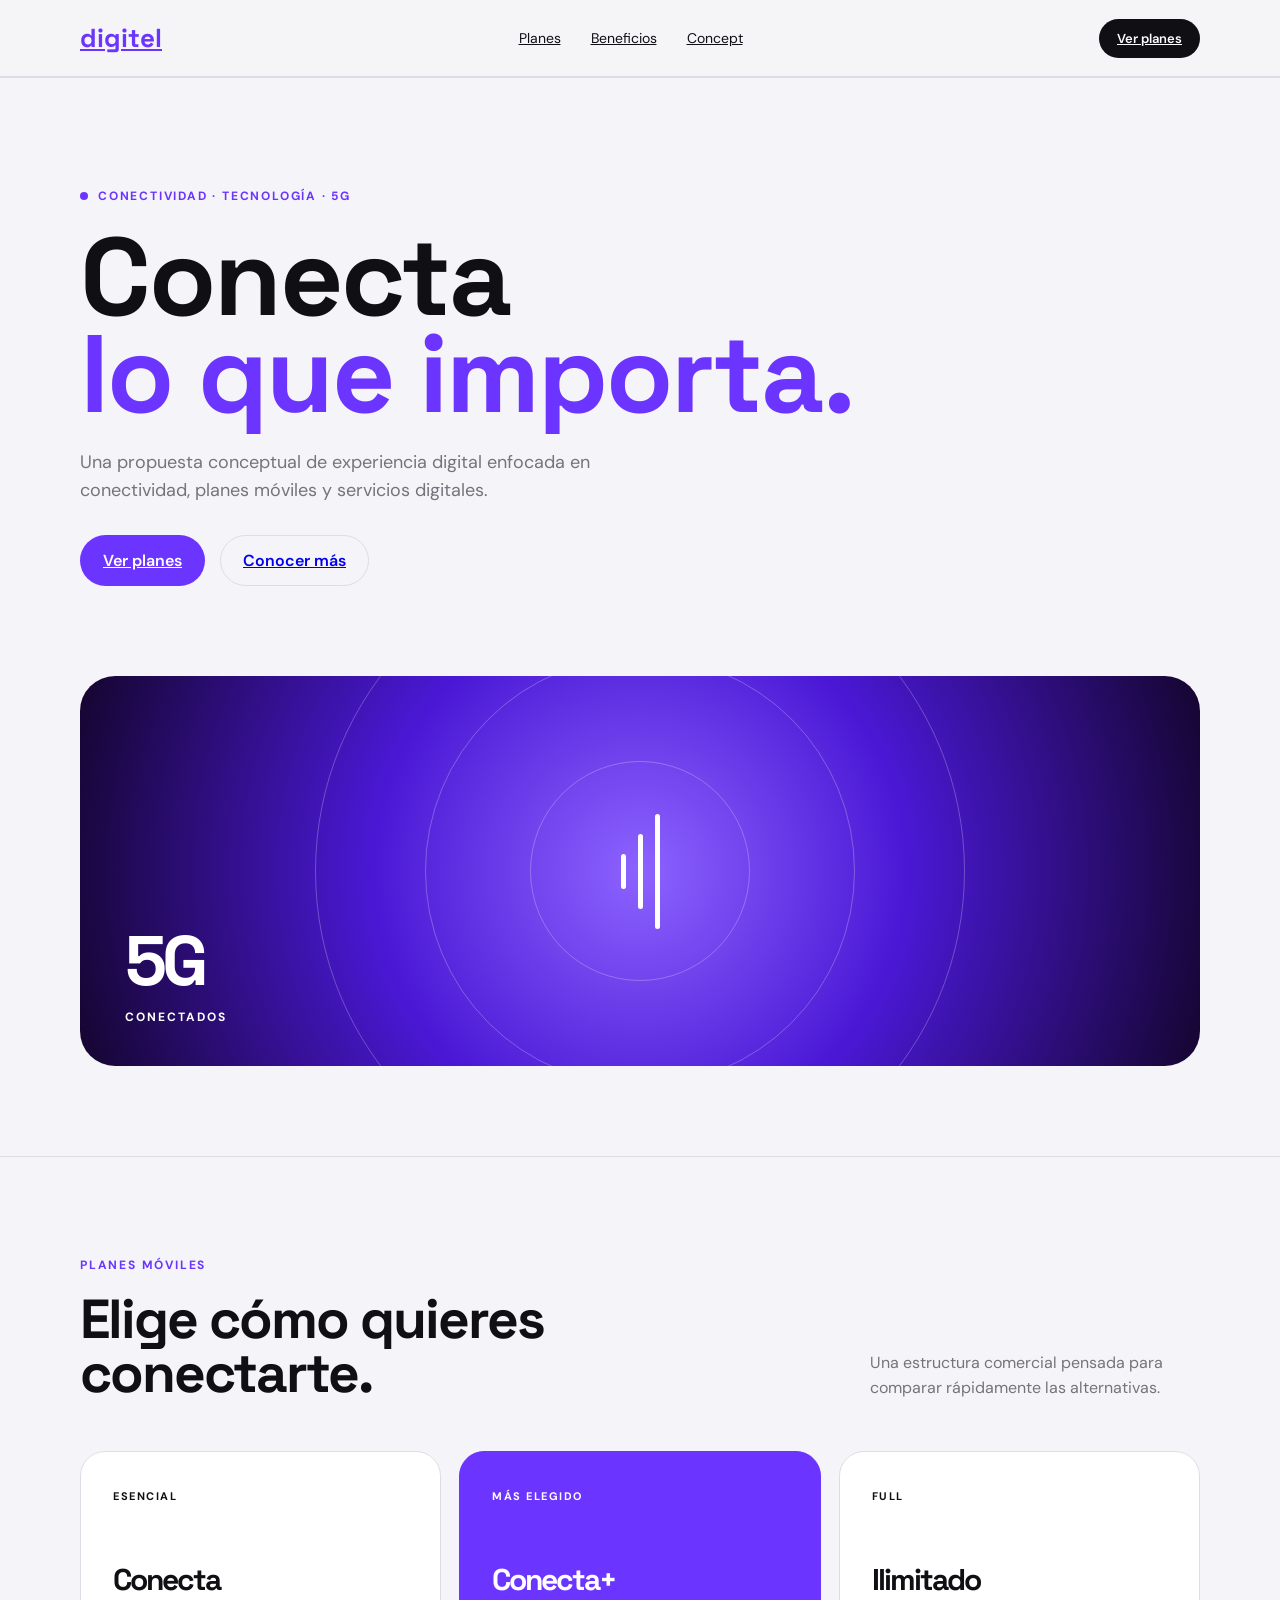
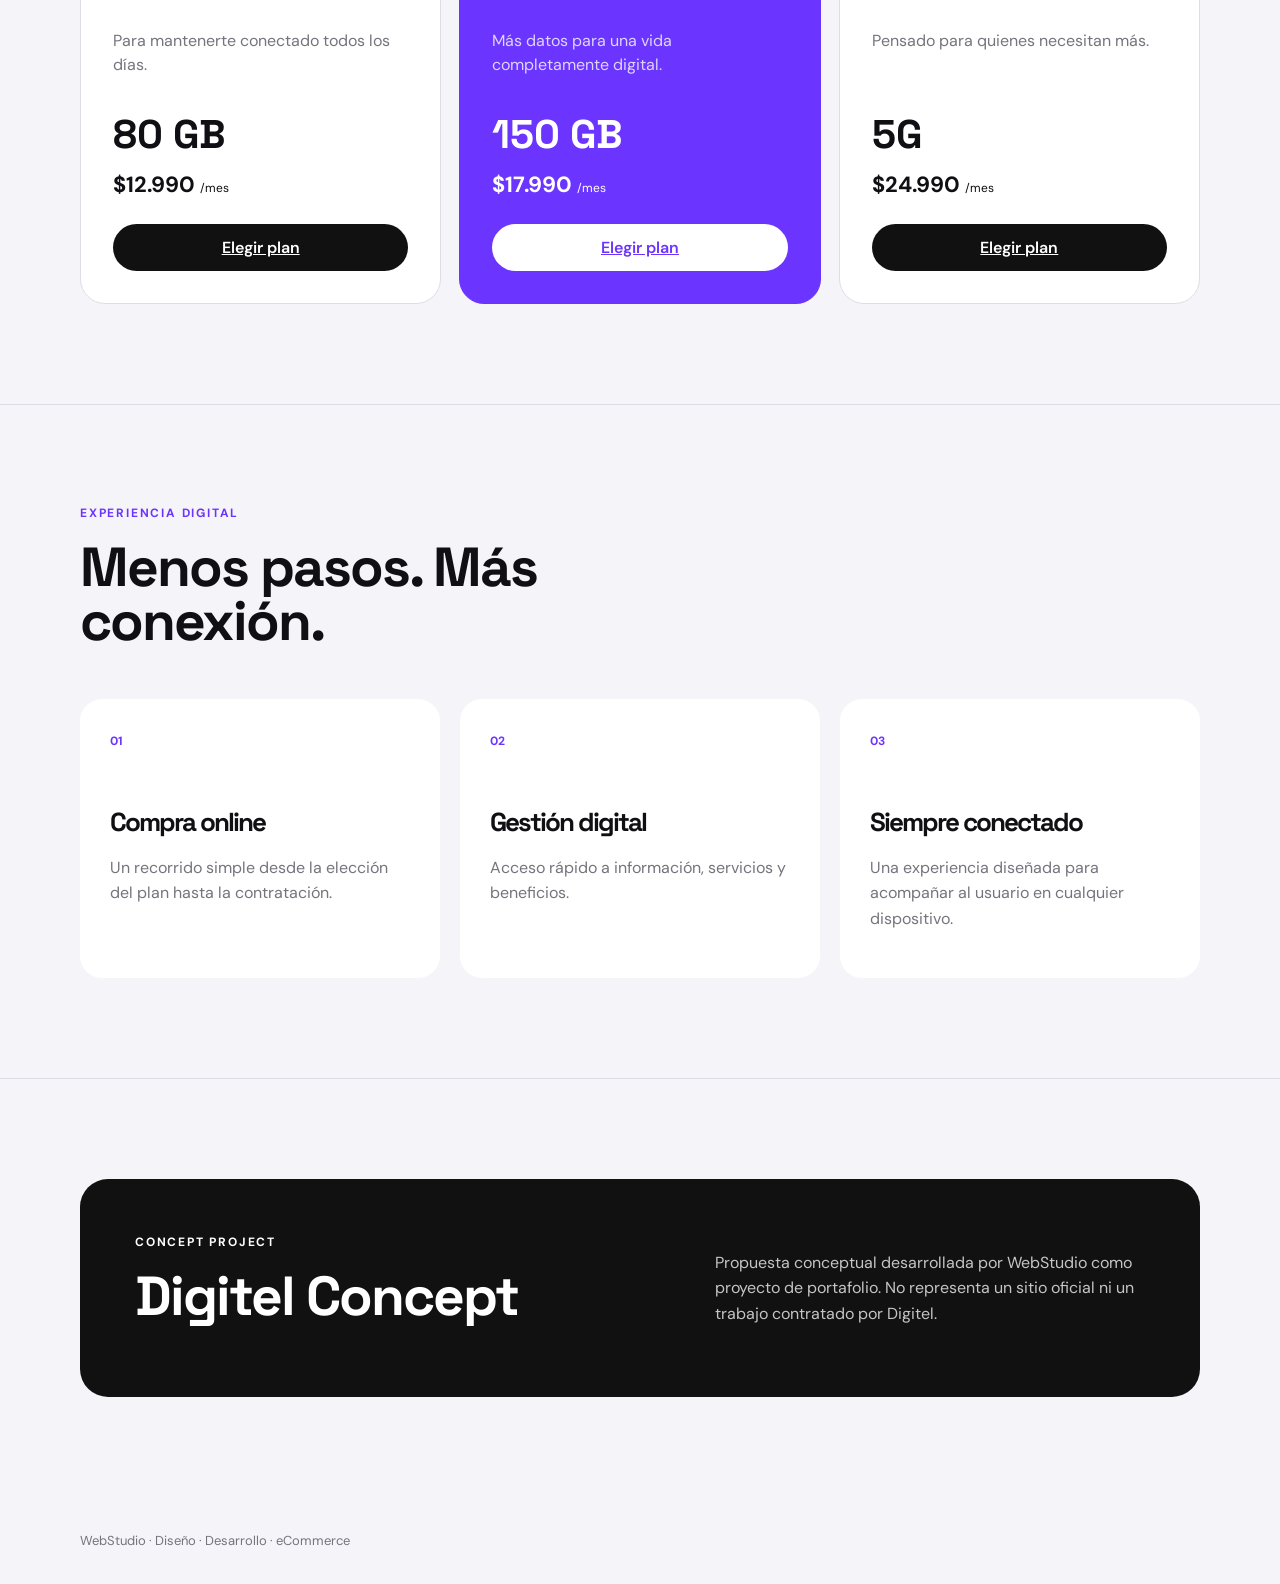
<file: 02-digitel-concept/index.html>
<!DOCTYPE html>
<html lang="es">

<head>

    <meta charset="UTF-8">

    <meta
        name="viewport"
        content="width=device-width, initial-scale=1.0"
    >

    <meta
        name="description"
        content="Digitel Concept — propuesta conceptual desarrollada por WebStudio."
    >

    <title>Digitel Concept | WebStudio</title>

    <link
        rel="stylesheet"
        href="style.css"
    >

</head>


<body>


<header class="header">

    <div class="container nav">

        <a href="#" class="logo">
            digitel
        </a>


        <nav class="nav-links">

            <a href="#planes">
                Planes
            </a>

            <a href="#beneficios">
                Beneficios
            </a>

            <a href="#concept">
                Concept
            </a>

        </nav>


        <a href="#planes" class="nav-button">
            Ver planes
        </a>

    </div>

</header>


<main>


<section class="hero">

    <div class="container">

        <div class="hero-label">
            <span></span>
            CONECTIVIDAD · TECNOLOGÍA · 5G
        </div>


        <h1>
            Conecta
            <em>lo que importa.</em>
        </h1>


        <p class="hero-text">
            Una propuesta conceptual de experiencia digital
            enfocada en conectividad, planes móviles y
            servicios digitales.
        </p>


        <div class="hero-actions">

            <a href="#planes" class="button">
                Ver planes
            </a>

            <a href="#experiencia" class="outline-button">
                Conocer más
            </a>

        </div>


        <div class="network-visual">

            <div class="circle circle-one"></div>

            <div class="circle circle-two"></div>

            <div class="circle circle-three"></div>


            <div class="signal">

                <div class="signal-line"></div>

                <div class="signal-line"></div>

                <div class="signal-line"></div>

            </div>


            <div class="visual-content">

                <span>
                    5G
                </span>

                <strong>
                    CONECTADOS
                </strong>

            </div>

        </div>

    </div>

</section>


<section class="plans" id="planes">

    <div class="container">

        <div class="section-header">

            <div>

                <p class="eyebrow">
                    PLANES MÓVILES
                </p>

                <h2>
                    Elige cómo quieres
                    conectarte.
                </h2>

            </div>

            <p>
                Una estructura comercial pensada para
                comparar rápidamente las alternativas.
            </p>

        </div>


        <div class="plans-grid">


            <article class="plan-card">

                <span class="plan-tag">
                    ESENCIAL
                </span>

                <h3>
                    Conecta
                </h3>

                <p>
                    Para mantenerte conectado
                    todos los días.
                </p>

                <div class="data">
                    80 GB
                </div>

                <div class="price">
                    $12.990
                    <small>/mes</small>
                </div>

                <a href="#" class="plan-button">
                    Elegir plan
                </a>

            </article>


            <article class="plan-card featured">

                <span class="plan-tag">
                    MÁS ELEGIDO
                </span>

                <h3>
                    Conecta+
                </h3>

                <p>
                    Más datos para una vida
                    completamente digital.
                </p>

                <div class="data">
                    150 GB
                </div>

                <div class="price">
                    $17.990
                    <small>/mes</small>
                </div>

                <a href="#" class="plan-button">
                    Elegir plan
                </a>

            </article>


            <article class="plan-card">

                <span class="plan-tag">
                    FULL
                </span>

                <h3>
                    Ilimitado
                </h3>

                <p>
                    Pensado para quienes
                    necesitan más.
                </p>

                <div class="data">
                    5G
                </div>

                <div class="price">
                    $24.990
                    <small>/mes</small>
                </div>

                <a href="#" class="plan-button">
                    Elegir plan
                </a>

            </article>


        </div>

    </div>

</section>


<section class="experience" id="experiencia">

    <div class="container">

        <p class="eyebrow">
            EXPERIENCIA DIGITAL
        </p>

        <h2>
            Menos pasos.
            Más conexión.
        </h2>


        <div class="experience-grid">


            <article>

                <span>
                    01
                </span>

                <h3>
                    Compra online
                </h3>

                <p>
                    Un recorrido simple desde la
                    elección del plan hasta la contratación.
                </p>

            </article>


            <article>

                <span>
                    02
                </span>

                <h3>
                    Gestión digital
                </h3>

                <p>
                    Acceso rápido a información,
                    servicios y beneficios.
                </p>

            </article>


            <article>

                <span>
                    03
                </span>

                <h3>
                    Siempre conectado
                </h3>

                <p>
                    Una experiencia diseñada para
                    acompañar al usuario en cualquier dispositivo.
                </p>

            </article>


        </div>

    </div>

</section>


<section class="concept" id="concept">

    <div class="container">

        <div class="concept-box">

            <div>

                <p class="eyebrow">
                    CONCEPT PROJECT
                </p>

                <h2>
                    Digitel Concept
                </h2>

            </div>


            <p>
                Propuesta conceptual desarrollada por WebStudio
                como proyecto de portafolio. No representa un
                sitio oficial ni un trabajo contratado por Digitel.
            </p>

        </div>

    </div>

</section>


</main>


<footer>

    <div class="container">

        WebStudio · Diseño · Desarrollo · eCommerce

    </div>

</footer>


</body>

</html>
</file>
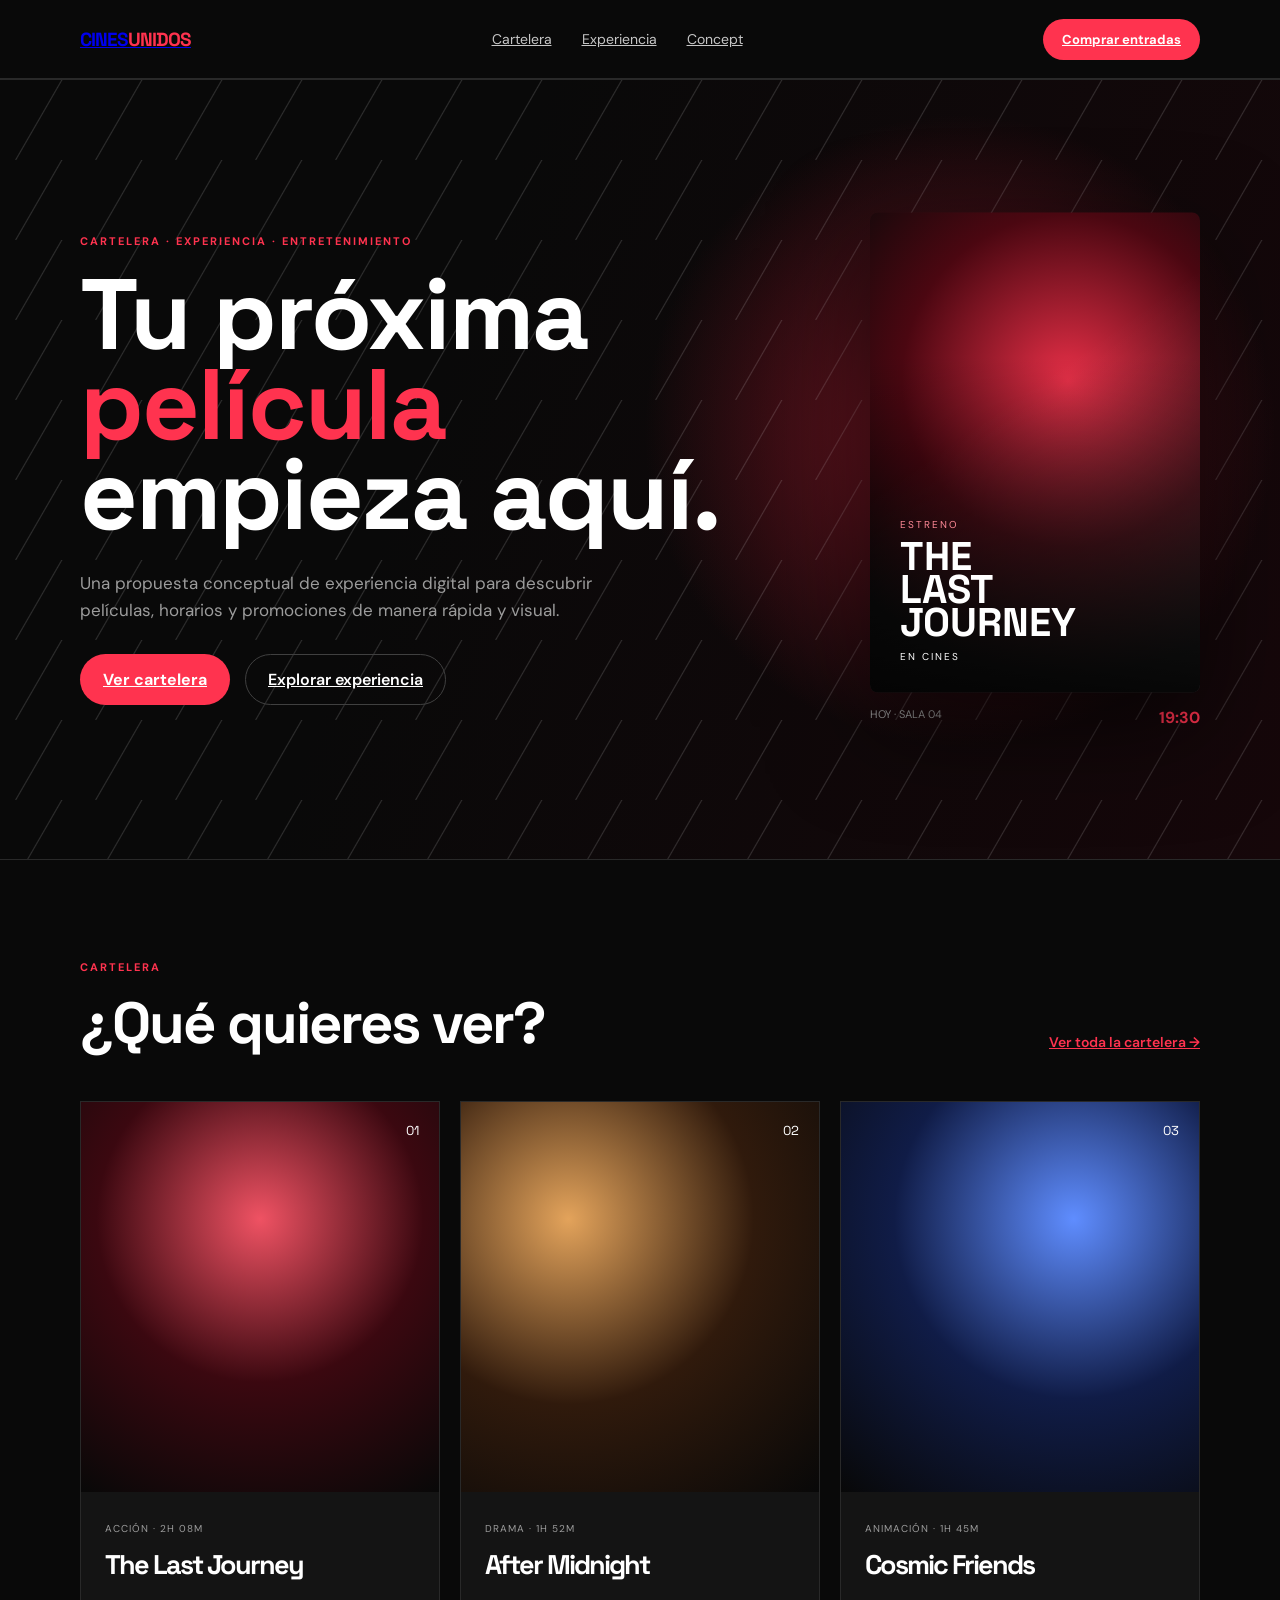
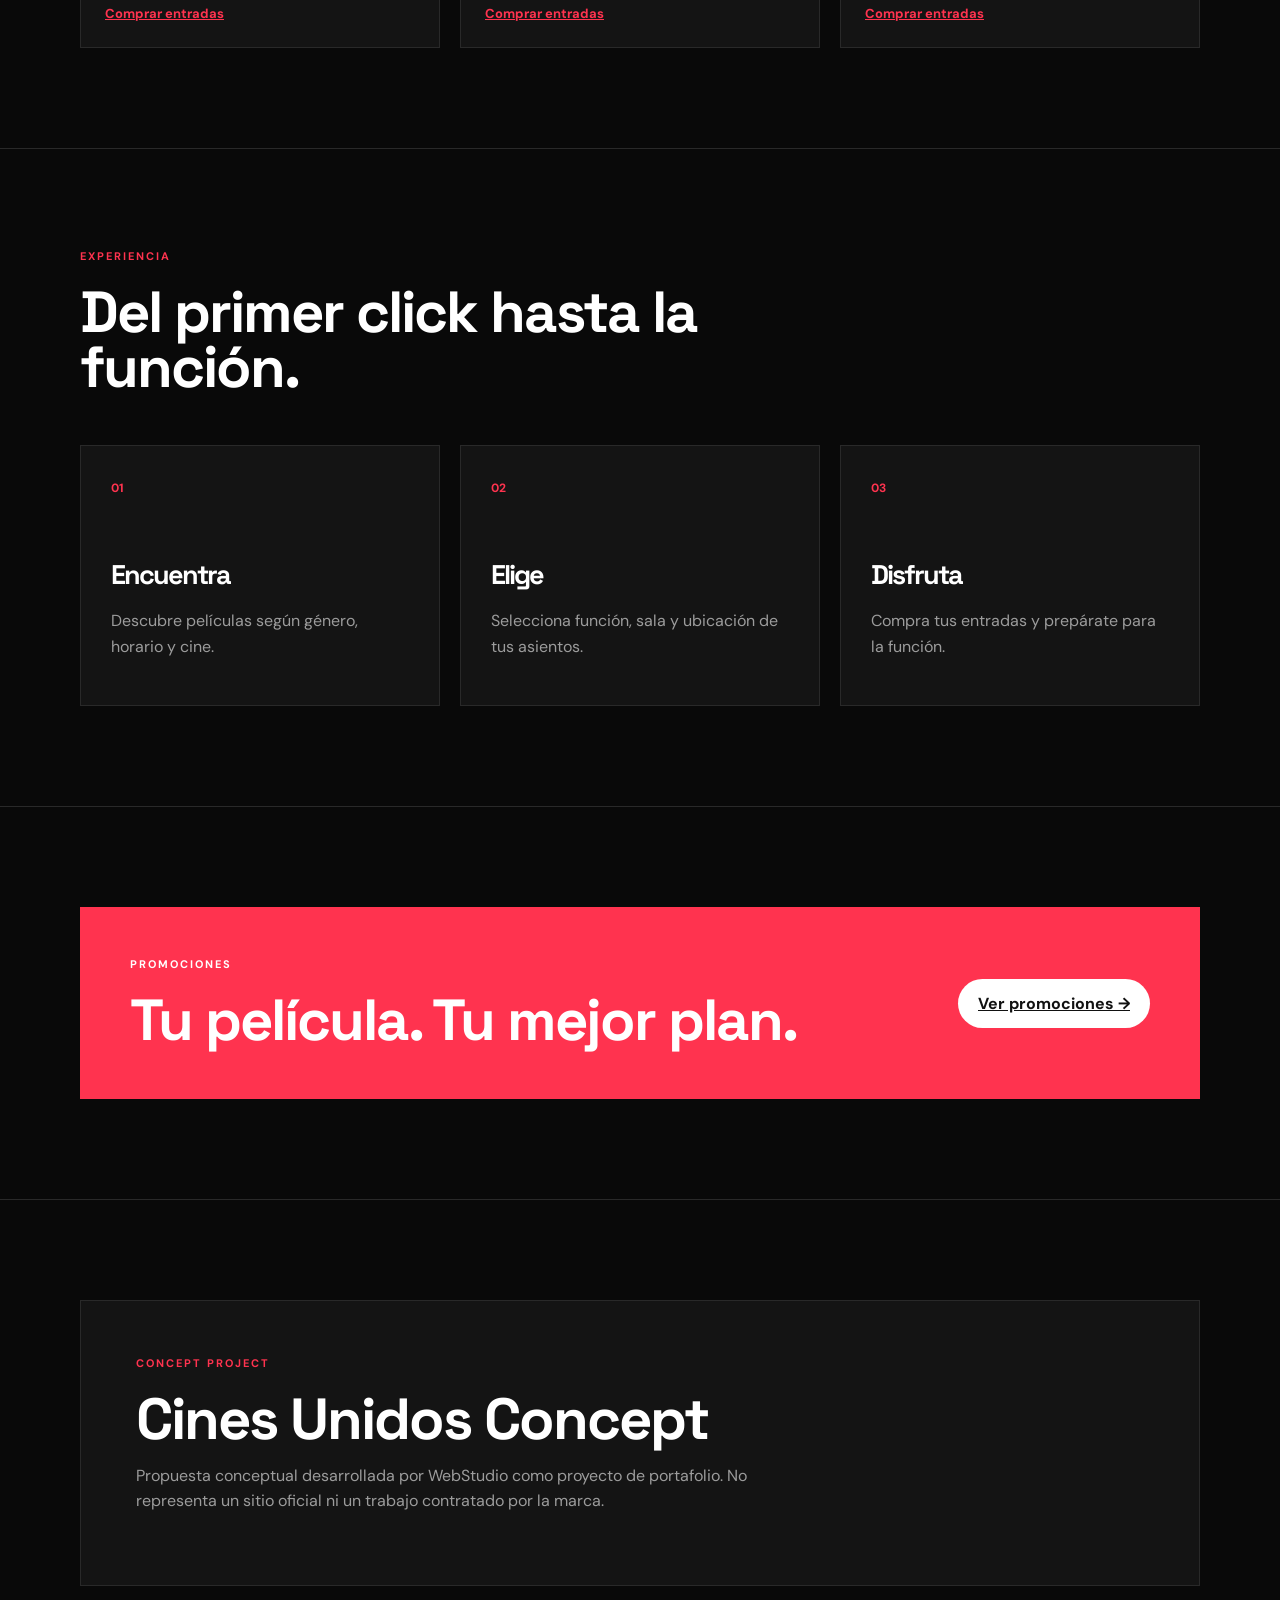
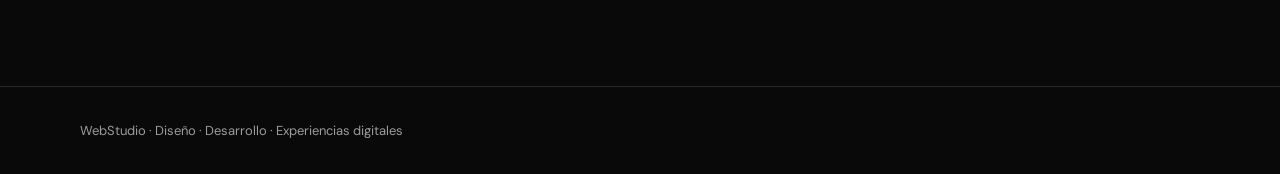
<file: 03-cines-unidos-concept/index.html>
<!DOCTYPE html>
<html lang="es">

<head>

    <meta charset="UTF-8">

    <meta
        name="viewport"
        content="width=device-width, initial-scale=1.0"
    >

    <meta
        name="description"
        content="Cines Unidos Concept — propuesta conceptual desarrollada por WebStudio."
    >

    <title>Cines Unidos Concept | WebStudio</title>

    <link
        rel="stylesheet"
        href="style.css"
    >

</head>


<body>


<header class="header">

    <div class="container nav">

        <a href="#" class="logo">
            CINES<span>UNIDOS</span>
        </a>


        <nav class="nav-links">

            <a href="#cartelera">
                Cartelera
            </a>

            <a href="#experiencia">
                Experiencia
            </a>

            <a href="#concept">
                Concept
            </a>

        </nav>


        <a href="#cartelera" class="tickets-button">
            Comprar entradas
        </a>

    </div>

</header>


<main>


<section class="hero">

    <div class="hero-background"></div>


    <div class="container hero-content">

        <p class="eyebrow">
            CARTELERA · EXPERIENCIA · ENTRETENIMIENTO
        </p>


        <h1>
            Tu próxima
            <span>película</span>
            empieza aquí.
        </h1>


        <p class="hero-text">
            Una propuesta conceptual de experiencia digital
            para descubrir películas, horarios y promociones
            de manera rápida y visual.
        </p>


        <div class="hero-actions">

            <a href="#cartelera" class="primary-button">
                Ver cartelera
            </a>

            <a href="#experiencia" class="secondary-button">
                Explorar experiencia
            </a>

        </div>


        <div class="movie-visual">

            <div class="movie-poster">

                <div class="poster-overlay">

                    <small>
                        ESTRENO
                    </small>

                    <strong>
                        THE
                        <br>
                        LAST
                        <br>
                        JOURNEY
                    </strong>

                    <span>
                        EN CINES
                    </span>

                </div>

            </div>


            <div class="movie-info">

                <span>
                    HOY · SALA 04
                </span>

                <strong>
                    19:30
                </strong>

            </div>

        </div>

    </div>

</section>


<section class="movies" id="cartelera">

    <div class="container">

        <div class="section-heading">

            <div>

                <p class="eyebrow">
                    CARTELERA
                </p>

                <h2>
                    ¿Qué quieres ver?
                </h2>

            </div>


            <a href="#" class="all-link">
                Ver toda la cartelera →
            </a>

        </div>


        <div class="movie-grid">


            <article class="movie-card">

                <div class="poster poster-one">

                    <span>
                        01
                    </span>

                </div>

                <div class="movie-card-info">

                    <small>
                        ACCIÓN · 2H 08M
                    </small>

                    <h3>
                        The Last Journey
                    </h3>

                    <a href="#">
                        Comprar entradas
                    </a>

                </div>

            </article>


            <article class="movie-card">

                <div class="poster poster-two">

                    <span>
                        02
                    </span>

                </div>

                <div class="movie-card-info">

                    <small>
                        DRAMA · 1H 52M
                    </small>

                    <h3>
                        After Midnight
                    </h3>

                    <a href="#">
                        Comprar entradas
                    </a>

                </div>

            </article>


            <article class="movie-card">

                <div class="poster poster-three">

                    <span>
                        03
                    </span>

                </div>

                <div class="movie-card-info">

                    <small>
                        ANIMACIÓN · 1H 45M
                    </small>

                    <h3>
                        Cosmic Friends
                    </h3>

                    <a href="#">
                        Comprar entradas
                    </a>

                </div>

            </article>


        </div>

    </div>

</section>


<section class="experience" id="experiencia">

    <div class="container">

        <p class="eyebrow">
            EXPERIENCIA
        </p>


        <h2>
            Del primer click
            hasta la función.
        </h2>


        <div class="experience-grid">


            <article>

                <span>
                    01
                </span>

                <h3>
                    Encuentra
                </h3>

                <p>
                    Descubre películas según género,
                    horario y cine.
                </p>

            </article>


            <article>

                <span>
                    02
                </span>

                <h3>
                    Elige
                </h3>

                <p>
                    Selecciona función, sala y ubicación
                    de tus asientos.
                </p>

            </article>


            <article>

                <span>
                    03
                </span>

                <h3>
                    Disfruta
                </h3>

                <p>
                    Compra tus entradas y prepárate
                    para la función.
                </p>

            </article>


        </div>

    </div>

</section>


<section class="promotion">

    <div class="container">

        <div class="promotion-box">

            <div>

                <p class="eyebrow">
                    PROMOCIONES
                </p>

                <h2>
                    Tu película.
                    Tu mejor plan.
                </h2>

            </div>


            <a href="#">
                Ver promociones →
            </a>

        </div>

    </div>

</section>


<section class="concept" id="concept">

    <div class="container">

        <div class="concept-box">

            <p class="eyebrow">
                CONCEPT PROJECT
            </p>

            <h2>
                Cines Unidos Concept
            </h2>

            <p>
                Propuesta conceptual desarrollada por WebStudio
                como proyecto de portafolio. No representa un
                sitio oficial ni un trabajo contratado por la marca.
            </p>

        </div>

    </div>

</section>


</main>


<footer>

    <div class="container">

        WebStudio · Diseño · Desarrollo · Experiencias digitales

    </div>

</footer>


</body>

</html>
</file>
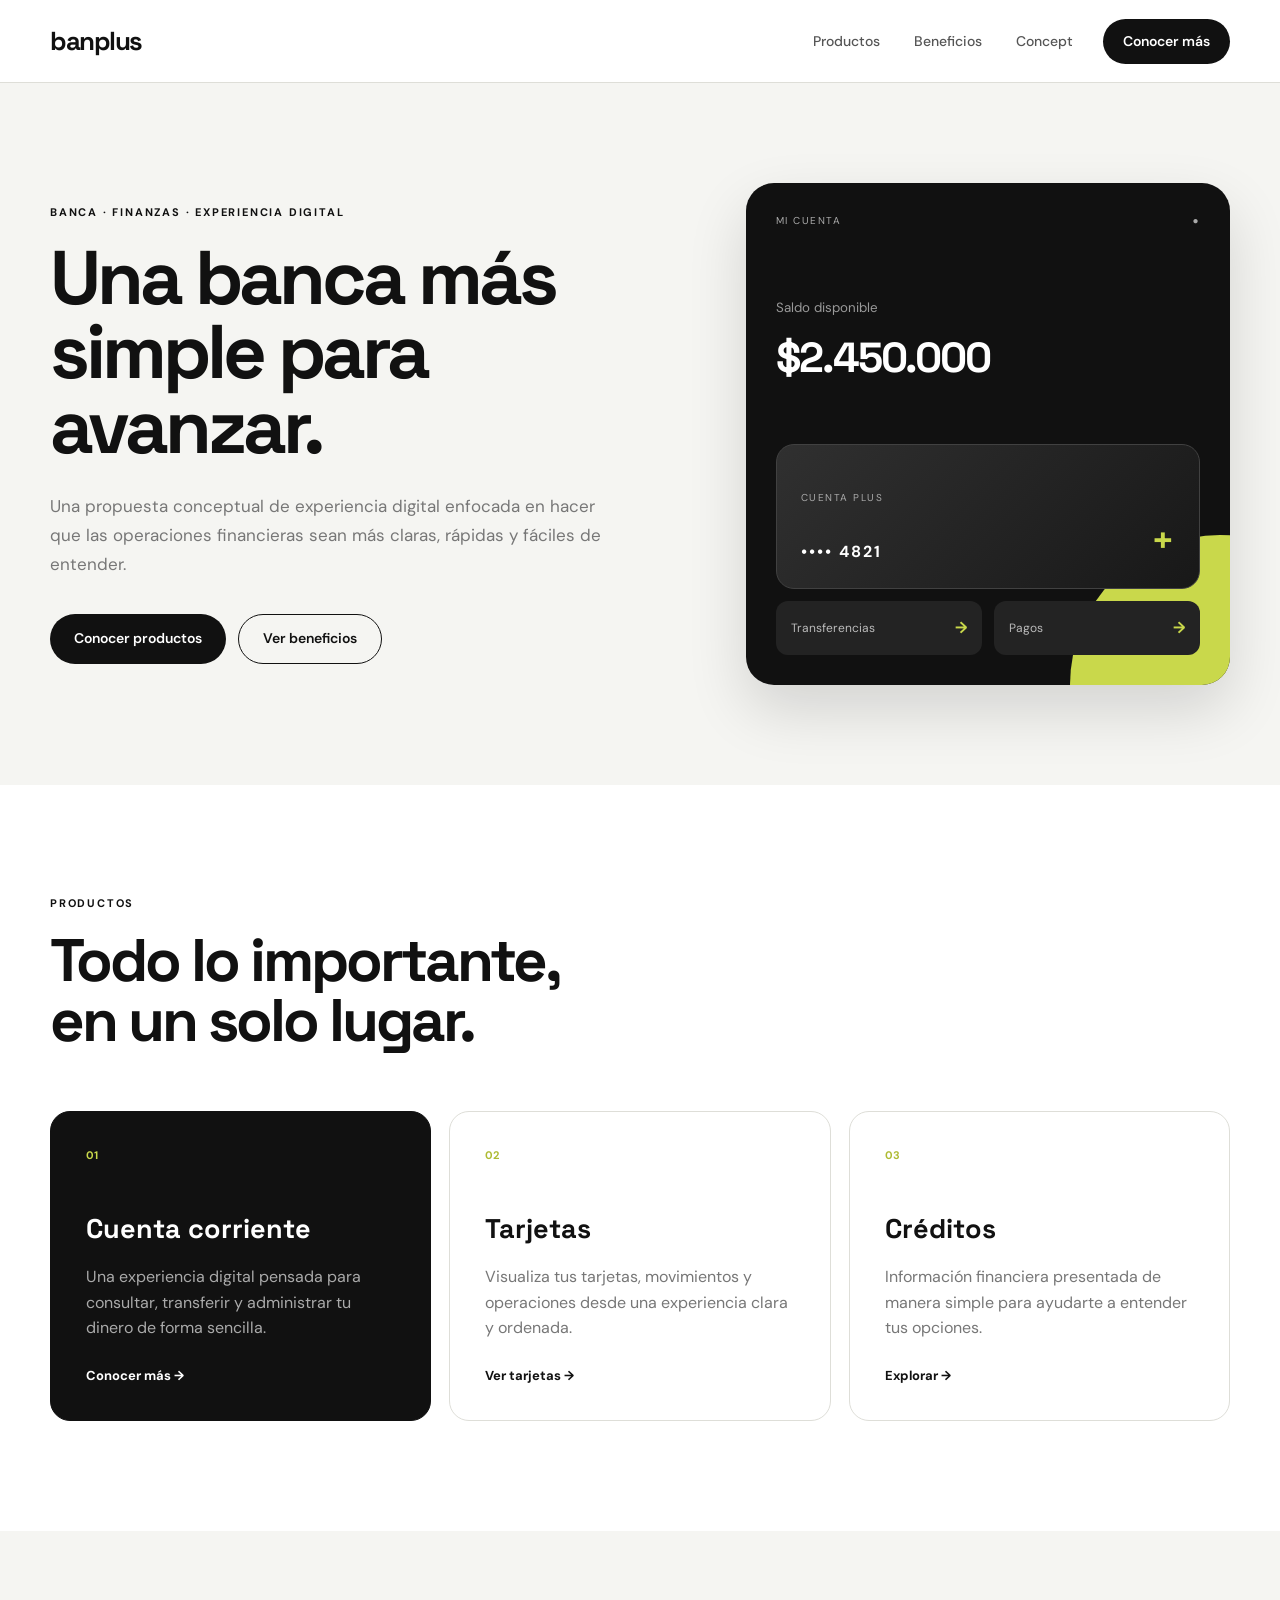
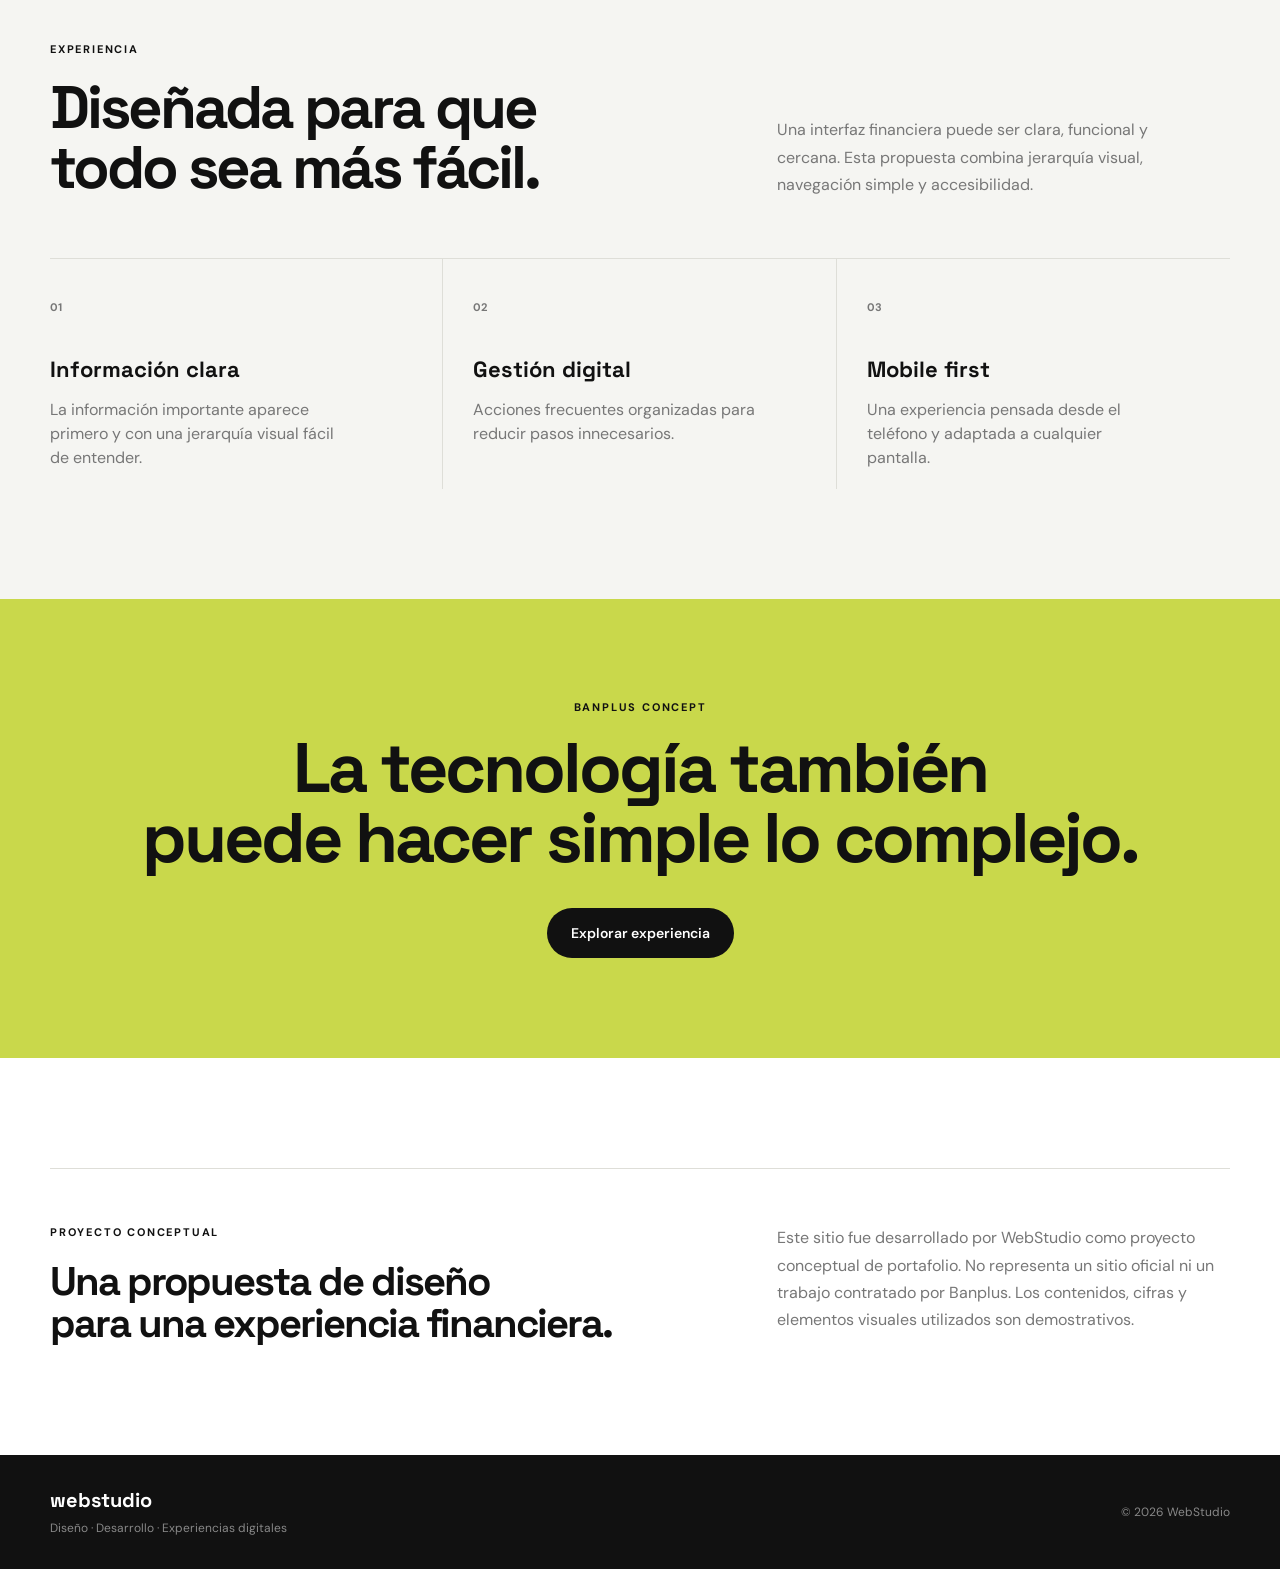
<file: 04-banplus-concept/index.html>
<!DOCTYPE html>
<html lang="es">
<head>
    <meta charset="UTF-8">
    <meta name="viewport" content="width=device-width, initial-scale=1.0">

    <title>Banplus Concept | WebStudio</title>

    <link rel="preconnect" href="https://fonts.googleapis.com">
    <link rel="preconnect" href="https://fonts.gstatic.com" crossorigin>
    <link href="https://fonts.googleapis.com/css2?family=DM+Sans:wght@400;500;600;700&family=Space+Grotesk:wght@500;600;700&display=swap" rel="stylesheet">

    <link rel="stylesheet" href="style.css">
</head>

<body>

    <header class="header">
        <div class="container nav">

            <a href="#" class="logo">
                banplus
            </a>

            <nav class="menu">
                <a href="#productos">Productos</a>
                <a href="#beneficios">Beneficios</a>
                <a href="#concept">Concept</a>
            </nav>

            <a href="#contacto" class="nav-button">
                Conocer más
            </a>

        </div>
    </header>


    <main>

        <!-- HERO -->

        <section class="hero">

            <div class="container hero-grid">

                <div class="hero-content">

                    <p class="eyebrow">
                        BANCA · FINANZAS · EXPERIENCIA DIGITAL
                    </p>

                    <h1>
                        Una banca más simple para avanzar.
                    </h1>

                    <p class="hero-text">
                        Una propuesta conceptual de experiencia digital
                        enfocada en hacer que las operaciones financieras
                        sean más claras, rápidas y fáciles de entender.
                    </p>

                    <div class="hero-actions">
                        <a href="#productos" class="button button-primary">
                            Conocer productos
                        </a>

                        <a href="#beneficios" class="button button-secondary">
                            Ver beneficios
                        </a>
                    </div>

                </div>


                <div class="finance-visual">

                    <div class="visual-top">
                        <span>MI CUENTA</span>
                        <span>●</span>
                    </div>

                    <div class="balance">
                        <small>Saldo disponible</small>
                        <strong>$2.450.000</strong>
                    </div>

                    <div class="visual-card">

                        <div>
                            <span>CUENTA PLUS</span>
                            <strong>•••• 4821</strong>
                        </div>

                        <span class="card-mark">
                            +
                        </span>

                    </div>

                    <div class="visual-row">

                        <div>
                            <span>Transferencias</span>
                            <strong>→</strong>
                        </div>

                        <div>
                            <span>Pagos</span>
                            <strong>→</strong>
                        </div>

                    </div>

                </div>

            </div>

        </section>


        <!-- PRODUCTOS -->

        <section class="products section" id="productos">

            <div class="container">

                <div class="section-heading">

                    <p class="eyebrow">
                        PRODUCTOS
                    </p>

                    <h2>
                        Todo lo importante,<br>
                        en un solo lugar.
                    </h2>

                </div>


                <div class="product-grid">

                    <article class="product-card featured">

                        <span class="product-number">
                            01
                        </span>

                        <h3>
                            Cuenta corriente
                        </h3>

                        <p>
                            Una experiencia digital pensada para
                            consultar, transferir y administrar
                            tu dinero de forma sencilla.
                        </p>

                        <a href="#">
                            Conocer más →
                        </a>

                    </article>


                    <article class="product-card">

                        <span class="product-number">
                            02
                        </span>

                        <h3>
                            Tarjetas
                        </h3>

                        <p>
                            Visualiza tus tarjetas, movimientos
                            y operaciones desde una experiencia
                            clara y ordenada.
                        </p>

                        <a href="#">
                            Ver tarjetas →
                        </a>

                    </article>


                    <article class="product-card">

                        <span class="product-number">
                            03
                        </span>

                        <h3>
                            Créditos
                        </h3>

                        <p>
                            Información financiera presentada
                            de manera simple para ayudarte a
                            entender tus opciones.
                        </p>

                        <a href="#">
                            Explorar →
                        </a>

                    </article>

                </div>

            </div>

        </section>


        <!-- BENEFICIOS -->

        <section class="benefits section" id="beneficios">

            <div class="container">

                <div class="section-top">

                    <div class="section-heading">

                        <p class="eyebrow">
                            EXPERIENCIA
                        </p>

                        <h2>
                            Diseñada para que<br>
                            todo sea más fácil.
                        </h2>

                    </div>

                    <p class="section-description">
                        Una interfaz financiera puede ser clara,
                        funcional y cercana. Esta propuesta combina
                        jerarquía visual, navegación simple y
                        accesibilidad.
                    </p>

                </div>


                <div class="benefit-grid">

                    <article>
                        <span>01</span>

                        <h3>
                            Información clara
                        </h3>

                        <p>
                            La información importante aparece
                            primero y con una jerarquía visual
                            fácil de entender.
                        </p>
                    </article>


                    <article>
                        <span>02</span>

                        <h3>
                            Gestión digital
                        </h3>

                        <p>
                            Acciones frecuentes organizadas para
                            reducir pasos innecesarios.
                        </p>
                    </article>


                    <article>
                        <span>03</span>

                        <h3>
                            Mobile first
                        </h3>

                        <p>
                            Una experiencia pensada desde el
                            teléfono y adaptada a cualquier pantalla.
                        </p>
                    </article>

                </div>

            </div>

        </section>


        <!-- CTA -->

        <section class="cta" id="contacto">

            <div class="container cta-content">

                <p class="eyebrow">
                    BANPLUS CONCEPT
                </p>

                <h2>
                    La tecnología también<br>
                    puede hacer simple lo complejo.
                </h2>

                <a href="#" class="button button-light">
                    Explorar experiencia
                </a>

            </div>

        </section>


        <!-- CONCEPT -->

        <section class="concept section" id="concept">

            <div class="container concept-box">

                <div>

                    <p class="eyebrow">
                        PROYECTO CONCEPTUAL
                    </p>

                    <h2>
                        Una propuesta de diseño<br>
                        para una experiencia financiera.
                    </h2>

                </div>

                <p>
                    Este sitio fue desarrollado por WebStudio como
                    proyecto conceptual de portafolio. No representa
                    un sitio oficial ni un trabajo contratado por
                    Banplus. Los contenidos, cifras y elementos
                    visuales utilizados son demostrativos.
                </p>

            </div>

        </section>

    </main>


    <footer class="footer">

        <div class="container footer-content">

            <div>
                <strong>webstudio</strong>
                <span>Diseño · Desarrollo · Experiencias digitales</span>
            </div>

            <span>
                © 2026 WebStudio
            </span>

        </div>

    </footer>


</body>
</html>
</file>
<file: 02-digitel-concept/style.css>
@import url('https://fonts.googleapis.com/css2?family=DM+Sans:wght@400;500;600;700&family=Space+Grotesk:wght@500;600;700&display=swap');


:root {

    --accent: #6c35ff;

    --accent-dark: #4e20c7;

    --text: #101014;

    --muted: #74747d;

    --background: #f5f4f8;

    --white: #ffffff;

    --line: #dedde5;

}


* {

    box-sizing: border-box;

}


html {

    scroll-behavior: smooth;

}


body {

    margin: 0;

    background: var(--background);

    color: var(--text);

    font-family: "DM Sans", sans-serif;

}


.container {

    width: min(
        1120px,
        calc(100% - 40px)
    );

    margin: auto;

}


.header {

    background: rgba(245,244,248,.9);

    border-bottom: 1px solid var(--line);

}


.nav {

    height: 76px;

    display: flex;

    align-items: center;

    justify-content: space-between;

}


.logo {

    font-family: "Space Grotesk";

    font-size: 26px;

    font-weight: 700;

    color: var(--accent);

}


.nav-links {

    display: flex;

    gap: 30px;

}


.nav-links a {

    color: var(--text);

    font-size: 14px;

}


.nav-button {

    padding: 11px 18px;

    border-radius: 999px;

    background: var(--text);

    color: white;

    font-size: 13px;

    font-weight: 600;

}


.hero {

    position: relative;

    overflow: hidden;

    padding: 110px 0 90px;

}


.hero-label {

    display: flex;

    align-items: center;

    gap: 10px;

    color: var(--accent);

    font-size: 12px;

    font-weight: 700;

    letter-spacing: 1.8px;

}


.hero-label span {

    width: 8px;

    height: 8px;

    border-radius: 50%;

    background: var(--accent);

}


h1,
h2,
h3 {

    font-family: "Space Grotesk";

    letter-spacing: -2px;

}


h1 {

    max-width: 850px;

    margin: 25px 0;

    font-size: clamp(
        60px,
        9vw,
        110px
    );

    line-height: .88;

}


h1 em {

    display: block;

    color: var(--accent);

    font-style: normal;

}


.hero-text {

    max-width: 560px;

    color: var(--muted);

    font-size: 18px;

    line-height: 1.6;

}


.hero-actions {

    display: flex;

    gap: 15px;

    margin-top: 30px;

}


.button {

    padding: 15px 23px;

    border-radius: 999px;

    background: var(--accent);

    color: white;

    font-weight: 600;

}


.outline-button {

    padding: 14px 22px;

    border: 1px solid var(--line);

    border-radius: 999px;

    font-weight: 600;

}


.network-visual {

    position: relative;

    height: 390px;

    margin-top: 90px;

    overflow: hidden;

    border-radius: 35px;

    background:
        radial-gradient(
            circle at center,
            #8d63ff,
            #4a18d5 45%,
            #15052f 100%
        );

}


.circle {

    position: absolute;

    border: 1px solid
        rgba(255,255,255,.25);

    border-radius: 50%;

}


.circle-one {

    width: 650px;

    height: 650px;

    top: -130px;

    left: 50%;

    transform: translateX(-50%);

}


.circle-two {

    width: 430px;

    height: 430px;

    top: -20px;

    left: 50%;

    transform: translateX(-50%);

}


.circle-three {

    width: 220px;

    height: 220px;

    top: 85px;

    left: 50%;

    transform: translateX(-50%);

}


.signal {

    position: absolute;

    inset: 0;

    display: flex;

    align-items: center;

    justify-content: center;

    gap: 12px;

}


.signal-line {

    width: 5px;

    border-radius: 10px;

    background: white;

}


.signal-line:nth-child(1) {

    height: 35px;

}


.signal-line:nth-child(2) {

    height: 75px;

}


.signal-line:nth-child(3) {

    height: 115px;

}


.visual-content {

    position: absolute;

    left: 45px;

    bottom: 40px;

    color: white;

}


.visual-content span {

    display: block;

    font-family: "Space Grotesk";

    font-size: 70px;

    font-weight: 700;

    letter-spacing: -5px;

}


.visual-content strong {

    font-size: 12px;

    letter-spacing: 2px;

}


section {

    padding: 100px 0;

    border-top: 1px solid var(--line);

}


.section-header {

    display: flex;

    justify-content: space-between;

    gap: 50px;

    align-items: flex-end;

}


.eyebrow {

    margin: 0 0 20px;

    color: var(--accent);

    font-size: 12px;

    font-weight: 700;

    letter-spacing: 1.8px;

}


h2 {

    max-width: 700px;

    margin: 0;

    font-size: 55px;

    line-height: .98;

}


.section-header > p {

    max-width: 330px;

    margin: 0;

    color: var(--muted);

    line-height: 1.6;

}


.plans-grid {

    display: grid;

    grid-template-columns:
        repeat(3,1fr);

    gap: 18px;

    margin-top: 50px;

}


.plan-card {

    padding: 32px;

    border: 1px solid var(--line);

    border-radius: 25px;

    background: white;

}


.plan-card.featured {

    color: white;

    background: var(--accent);

    border-color: var(--accent);

}


.plan-tag {

    font-size: 11px;

    font-weight: 700;

    letter-spacing: 1.5px;

}


.plan-card h3 {

    margin-top: 55px;

    font-size: 30px;

}


.plan-card p {

    min-height: 50px;

    color: var(--muted);

    line-height: 1.5;

}


.featured p {

    color: #ded5ff;

}


.data {

    margin-top: 30px;

    font-family: "Space Grotesk";

    font-size: 40px;

    font-weight: 700;

}


.price {

    margin: 10px 0 25px;

    font-size: 22px;

    font-weight: 700;

}


.price small {

    font-size: 12px;

    font-weight: 400;

}


.plan-button {

    display: block;

    padding: 13px;

    border-radius: 999px;

    background: #111;

    color: white;

    text-align: center;

    font-weight: 600;

}


.featured .plan-button {

    background: white;

    color: var(--accent);

}


.experience-grid {

    display: grid;

    grid-template-columns:
        repeat(3,1fr);

    gap: 20px;

    margin-top: 50px;

}


.experience-grid article {

    padding: 30px;

    border-radius: 22px;

    background: white;

}


.experience-grid span {

    color: var(--accent);

    font-size: 12px;

    font-weight: 700;

}


.experience-grid h3 {

    margin: 55px 0 12px;

    font-size: 26px;

}


.experience-grid p {

    color: var(--muted);

    line-height: 1.6;

}


.concept-box {

    display: flex;

    justify-content: space-between;

    gap: 50px;

    padding: 55px;

    border-radius: 28px;

    background: #111;

    color: white;

}


.concept-box h2 {

    color: white;

}


.concept-box > p {

    max-width: 430px;

    color: #c5c5c5;

    line-height: 1.6;

}


.concept-box .eyebrow {

    color: white;

}


footer {

    padding: 35px 0;

    color: var(--muted);

    font-size: 13px;

}


@media(max-width:800px) {

    .nav-links {

        display: none;

    }


    .hero {

        padding-top: 70px;

    }


    .section-header {

        display: block;

    }


    .section-header > p {

        margin-top: 25px;

    }


    .plans-grid,
    .experience-grid {

        grid-template-columns: 1fr;

    }


    h1 {

        font-size: 60px;

    }


    h2 {

        font-size: 42px;

    }


    .concept-box {

        display: block;

    }

}


@media(max-width:520px) {

    .hero-actions {

        flex-direction: column;

        align-items: flex-start;

    }


    .network-visual {

        height: 300px;

    }


    .visual-content {

        left: 25px;

        bottom: 25px;

    }


    .visual-content span {

        font-size: 55px;

    }

}
</file>
<file: 03-cines-unidos-concept/style.css>
@import url('https://fonts.googleapis.com/css2?family=DM+Sans:wght@400;500;600;700&family=Space+Grotesk:wght@500;600;700&display=swap');


:root {

    --accent: #ff334f;

    --accent-dark: #c91631;

    --background: #090909;

    --surface: #141414;

    --text: #ffffff;

    --muted: #9c9c9c;

    --line: #292929;

}


* {

    box-sizing: border-box;

}


html {

    scroll-behavior: smooth;

}


body {

    margin: 0;

    background: var(--background);

    color: var(--text);

    font-family: "DM Sans", sans-serif;

}


.container {

    width: min(
        1120px,
        calc(100% - 40px)
    );

    margin: auto;

}


.header {

    position: relative;

    z-index: 10;

    border-bottom: 1px solid var(--line);

    background: #090909;

}


.nav {

    height: 78px;

    display: flex;

    align-items: center;

    justify-content: space-between;

}


.logo {

    font-family: "Space Grotesk";

    font-size: 19px;

    font-weight: 700;

    letter-spacing: -1px;

}


.logo span {

    color: var(--accent);

}


.nav-links {

    display: flex;

    gap: 30px;

}


.nav-links a {

    color: #c7c7c7;

    font-size: 14px;

}


.tickets-button {

    padding: 12px 19px;

    border-radius: 999px;

    background: var(--accent);

    color: white;

    font-size: 13px;

    font-weight: 700;

}


.hero {

    position: relative;

    min-height: 780px;

    overflow: hidden;

    display: flex;

    align-items: center;

}


.hero-background {

    position: absolute;

    inset: 0;

    background:
        radial-gradient(
            circle at 75% 45%,
            #791523,
            transparent 30%
        ),
        linear-gradient(
            110deg,
            #090909 35%,
            #16070a 100%
        );

}


.hero-background::after {

    content: "";

    position: absolute;

    inset: 0;

    opacity: .15;

    background-image:
        linear-gradient(
            120deg,
            transparent 48%,
            #fff 49%,
            transparent 50%
        );

    background-size: 80px 80px;

}


.hero-content {

    position: relative;

    z-index: 2;

}


.eyebrow {

    margin: 0 0 22px;

    color: var(--accent);

    font-size: 11px;

    font-weight: 700;

    letter-spacing: 2px;

}


h1,
h2,
h3 {

    font-family: "Space Grotesk";

    letter-spacing: -2px;

}


h1 {

    max-width: 760px;

    margin: 0;

    font-size: clamp(
        55px,
        8vw,
        100px
    );

    line-height: .9;

}


h1 span {

    display: block;

    color: var(--accent);

}


.hero-text {

    max-width: 530px;

    margin: 30px 0;

    color: var(--muted);

    font-size: 17px;

    line-height: 1.6;

}


.hero-actions {

    display: flex;

    gap: 15px;

}


.primary-button {

    padding: 15px 23px;

    border-radius: 999px;

    background: var(--accent);

    color: white;

    font-weight: 700;

}


.secondary-button {

    padding: 14px 22px;

    border: 1px solid #404040;

    border-radius: 999px;

    color: white;

    font-weight: 600;

}


.movie-visual {

    position: absolute;

    right: 0;

    top: 50%;

    width: 330px;

    transform: translateY(-50%);

}


.movie-poster {

    position: relative;

    height: 480px;

    overflow: hidden;

    border-radius: 8px;

    background:
        radial-gradient(
            circle at 60% 35%,
            #e72f47,
            #4b0711 45%,
            #090909 80%
        );

    box-shadow:
        0 35px 100px
        rgba(0,0,0,.6);

}


.movie-poster::before {

    content: "";

    position: absolute;

    inset: 0;

    background:
        linear-gradient(
            145deg,
            transparent 40%,
            rgba(255,255,255,.15)
        );

}


.poster-overlay {

    position: absolute;

    inset: 0;

    display: flex;

    flex-direction: column;

    justify-content: flex-end;

    padding: 30px;

    background:
        linear-gradient(
            transparent 30%,
            rgba(0,0,0,.85)
        );

}


.poster-overlay small {

    color: #ff8997;

    font-size: 10px;

    letter-spacing: 2px;

}


.poster-overlay strong {

    margin: 10px 0;

    font-family: "Space Grotesk";

    font-size: 40px;

    line-height: .82;

}


.poster-overlay span {

    font-size: 10px;

    letter-spacing: 2px;

}


.movie-info {

    display: flex;

    justify-content: space-between;

    margin-top: 14px;

}


.movie-info span {

    color: var(--muted);

    font-size: 11px;

}


.movie-info strong {

    color: var(--accent);

}


section {

    padding: 100px 0;

    border-top: 1px solid var(--line);

}


.section-heading {

    display: flex;

    justify-content: space-between;

    align-items: flex-end;

    gap: 30px;

}


h2 {

    max-width: 700px;

    margin: 0;

    font-size: 58px;

    line-height: .95;

}


.all-link {

    color: var(--accent);

    font-size: 14px;

    font-weight: 600;

}


.movie-grid {

    display: grid;

    grid-template-columns:
        repeat(3, 1fr);

    gap: 20px;

    margin-top: 50px;

}


.movie-card {

    background: var(--surface);

    border: 1px solid var(--line);

}


.poster {

    height: 390px;

    position: relative;

    display: flex;

    align-items: flex-start;

    justify-content: flex-end;

    padding: 20px;

}


.poster span {

    font-family: "Space Grotesk";

    font-size: 13px;

}


.poster-one {

    background:
        radial-gradient(
            circle at 50% 30%,
            #ef5263,
            #3b0810 50%,
            #080808
        );

}


.poster-two {

    background:
        radial-gradient(
            circle at 30% 30%,
            #e3a35b,
            #301a0c 50%,
            #080808
        );

}


.poster-three {

    background:
        radial-gradient(
            circle at 65% 30%,
            #5f8dff,
            #101c47 50%,
            #080808
        );

}


.movie-card-info {

    padding: 24px;

}


.movie-card-info small {

    color: var(--muted);

    font-size: 10px;

    letter-spacing: 1px;

}


.movie-card-info h3 {

    margin: 10px 0 20px;

    font-size: 27px;

}


.movie-card-info a {

    color: var(--accent);

    font-size: 13px;

    font-weight: 700;

}


.experience-grid {

    display: grid;

    grid-template-columns:
        repeat(3, 1fr);

    gap: 20px;

    margin-top: 50px;

}


.experience-grid article {

    padding: 30px;

    border: 1px solid var(--line);

    background: var(--surface);

}


.experience-grid span {

    color: var(--accent);

    font-size: 12px;

    font-weight: 700;

}


.experience-grid h3 {

    margin: 60px 0 15px;

    font-size: 27px;

}


.experience-grid p {

    color: var(--muted);

    line-height: 1.6;

}


.promotion-box {

    display: flex;

    justify-content: space-between;

    align-items: center;

    gap: 30px;

    padding: 50px;

    background: var(--accent);

}


.promotion-box .eyebrow {

    color: white;

}


.promotion-box h2 {

    color: white;

}


.promotion-box a {

    padding: 14px 20px;

    border-radius: 999px;

    background: white;

    color: #111;

    font-weight: 700;

}


.concept-box {

    padding: 55px;

    border: 1px solid var(--line);

    background: var(--surface);

}


.concept-box h2 {

    color: white;

}


.concept-box > p:last-child {

    max-width: 650px;

    color: var(--muted);

    line-height: 1.6;

}


footer {

    padding: 35px 0;

    border-top: 1px solid var(--line);

    color: var(--muted);

    font-size: 13px;

}


@media(max-width:950px) {

    .movie-visual {

        position: relative;

        top: auto;

        right: auto;

        transform: none;

        margin-top: 60px;

    }


    .hero {

        padding: 90px 0;

    }


}


@media(max-width:800px) {

    .nav-links {

        display: none;

    }


    .hero {

        min-height: auto;

    }


    .movie-grid,
    .experience-grid {

        grid-template-columns: 1fr;

    }


    .section-heading {

        display: block;

    }


    .all-link {

        display: inline-block;

        margin-top: 25px;

    }


    h1 {

        font-size: 60px;

    }


    h2 {

        font-size: 43px;

    }


    .promotion-box {

        display: block;

    }


    .promotion-box a {

        display: inline-block;

        margin-top: 25px;

    }

}


@media(max-width:520px) {

    .tickets-button {

        display: none;

    }


    .hero-actions {

        flex-direction: column;

        align-items: flex-start;

    }


    .movie-poster {

        height: 420px;

    }

}
</file>
<file: 04-banplus-concept/style.css>
:root {
    --black: #111111;
    --dark: #171717;
    --white: #ffffff;
    --light: #f5f5f2;
    --gray: #777777;
    --line: #deded8;
    --green: #c9d84b;
    --green-dark: #aebb32;
}

* {
    margin: 0;
    padding: 0;
    box-sizing: border-box;
}

html {
    scroll-behavior: smooth;
}

body {
    font-family: "DM Sans", sans-serif;
    background: var(--white);
    color: var(--black);
    line-height: 1.5;
}

a {
    color: inherit;
    text-decoration: none;
}

.container {
    width: min(1180px, calc(100% - 40px));
    margin: 0 auto;
}


/* HEADER */

.header {
    border-bottom: 1px solid var(--line);
    background: rgba(255, 255, 255, 0.95);
}

.nav {
    height: 82px;
    display: flex;
    align-items: center;
    justify-content: space-between;
    gap: 30px;
}

.logo {
    font-family: "Space Grotesk", sans-serif;
    font-size: 26px;
    font-weight: 700;
    letter-spacing: -1.5px;
}

.menu {
    display: flex;
    align-items: center;
    gap: 34px;
    margin-left: auto;
}

.menu a {
    font-size: 14px;
    font-weight: 500;
    color: #555555;
    transition: 0.2s ease;
}

.menu a:hover {
    color: var(--black);
}

.nav-button {
    background: var(--black);
    color: var(--white);
    padding: 12px 20px;
    border-radius: 30px;
    font-size: 14px;
    font-weight: 600;
}


/* HERO */

.hero {
    background: var(--light);
    padding: 100px 0;
}

.hero-grid {
    display: grid;
    grid-template-columns: 1fr 0.8fr;
    align-items: center;
    gap: 90px;
}

.eyebrow {
    font-size: 11px;
    font-weight: 700;
    letter-spacing: 1.8px;
    margin-bottom: 20px;
}

.hero h1 {
    max-width: 700px;
    font-family: "Space Grotesk", sans-serif;
    font-size: clamp(48px, 6vw, 76px);
    line-height: 0.98;
    letter-spacing: -4px;
    margin-bottom: 28px;
}

.hero-text {
    max-width: 560px;
    color: var(--gray);
    font-size: 17px;
    line-height: 1.7;
}

.hero-actions {
    display: flex;
    gap: 12px;
    margin-top: 35px;
    flex-wrap: wrap;
}

.button {
    display: inline-flex;
    align-items: center;
    justify-content: center;
    min-height: 50px;
    padding: 0 24px;
    border-radius: 30px;
    font-size: 14px;
    font-weight: 600;
    transition: 0.2s ease;
}

.button-primary {
    background: var(--black);
    color: var(--white);
}

.button-primary:hover {
    transform: translateY(-2px);
}

.button-secondary {
    border: 1px solid var(--black);
}

.button-secondary:hover {
    background: var(--black);
    color: var(--white);
}


/* FINANCE VISUAL */

.finance-visual {
    background: var(--black);
    color: var(--white);
    min-height: 440px;
    padding: 30px;
    border-radius: 28px;
    position: relative;
    overflow: hidden;
    box-shadow: 0 25px 60px rgba(0, 0, 0, 0.14);
}

.finance-visual::after {
    content: "";
    position: absolute;
    width: 300px;
    height: 300px;
    border-radius: 50%;
    background: var(--green);
    right: -140px;
    bottom: -150px;
}

.visual-top {
    display: flex;
    justify-content: space-between;
    font-size: 10px;
    letter-spacing: 1.5px;
    color: #aaaaaa;
}

.balance {
    margin-top: 70px;
}

.balance small {
    display: block;
    color: #999999;
    margin-bottom: 8px;
}

.balance strong {
    display: block;
    font-family: "Space Grotesk", sans-serif;
    font-size: 42px;
    letter-spacing: -2px;
}

.visual-card {
    position: relative;
    z-index: 2;
    margin-top: 55px;
    padding: 24px;
    min-height: 145px;
    border-radius: 18px;
    background: linear-gradient(135deg, #303030, #181818);
    border: 1px solid #414141;
    display: flex;
    justify-content: space-between;
    align-items: flex-end;
}

.visual-card span {
    display: block;
    font-size: 10px;
    letter-spacing: 1.5px;
    color: #a9a9a9;
}

.visual-card strong {
    display: block;
    margin-top: 35px;
    font-size: 16px;
    letter-spacing: 2px;
}

.card-mark {
    color: var(--green) !important;
    font-size: 34px !important;
    font-weight: 700;
}

.visual-row {
    position: relative;
    z-index: 3;
    display: grid;
    grid-template-columns: 1fr 1fr;
    gap: 12px;
    margin-top: 12px;
}

.visual-row div {
    padding: 15px;
    background: #232323;
    border-radius: 12px;
    display: flex;
    justify-content: space-between;
    align-items: center;
}

.visual-row span {
    font-size: 12px;
    color: #bbbbbb;
}

.visual-row strong {
    color: var(--green);
}


/* SECTIONS */

.section {
    padding: 110px 0;
}

.section-heading h2 {
    font-family: "Space Grotesk", sans-serif;
    font-size: clamp(38px, 5vw, 60px);
    line-height: 1;
    letter-spacing: -3px;
}

.section-top {
    display: grid;
    grid-template-columns: 1fr 0.7fr;
    gap: 80px;
    align-items: end;
    margin-bottom: 60px;
}

.section-description {
    color: var(--gray);
    line-height: 1.7;
    max-width: 430px;
}


/* PRODUCTS */

.products {
    background: var(--white);
}

.product-grid {
    display: grid;
    grid-template-columns: repeat(3, 1fr);
    gap: 18px;
    margin-top: 60px;
}

.product-card {
    border: 1px solid var(--line);
    padding: 35px;
    min-height: 310px;
    display: flex;
    flex-direction: column;
    border-radius: 20px;
    transition: 0.25s ease;
}

.product-card:hover {
    transform: translateY(-5px);
    border-color: var(--black);
}

.product-card.featured {
    background: var(--black);
    color: var(--white);
    border-color: var(--black);
}

.product-number {
    font-size: 11px;
    font-weight: 700;
    margin-bottom: auto;
    color: var(--green-dark);
}

.featured .product-number {
    color: var(--green);
}

.product-card h3 {
    font-family: "Space Grotesk", sans-serif;
    font-size: 27px;
    margin-bottom: 15px;
}

.product-card p {
    color: var(--gray);
    line-height: 1.6;
    margin-bottom: 25px;
}

.featured p {
    color: #aaaaaa;
}

.product-card a {
    font-size: 13px;
    font-weight: 700;
}


/* BENEFITS */

.benefits {
    background: var(--light);
}

.benefit-grid {
    display: grid;
    grid-template-columns: repeat(3, 1fr);
    border-top: 1px solid var(--line);
}

.benefit-grid article {
    padding: 35px 30px 0 0;
    min-height: 230px;
    border-right: 1px solid var(--line);
}

.benefit-grid article:not(:first-child) {
    padding-left: 30px;
}

.benefit-grid article:last-child {
    border-right: none;
}

.benefit-grid span {
    font-size: 11px;
    font-weight: 700;
    color: var(--gray);
}

.benefit-grid h3 {
    margin: 35px 0 12px;
    font-family: "Space Grotesk", sans-serif;
    font-size: 22px;
}

.benefit-grid p {
    color: var(--gray);
    max-width: 300px;
}


/* CTA */

.cta {
    background: var(--green);
    padding: 100px 0;
}

.cta-content {
    text-align: center;
}

.cta .eyebrow {
    margin-bottom: 18px;
}

.cta h2 {
    font-family: "Space Grotesk", sans-serif;
    font-size: clamp(42px, 6vw, 70px);
    line-height: 1;
    letter-spacing: -3px;
    margin-bottom: 35px;
}

.button-light {
    background: var(--black);
    color: var(--white);
}

.button-light:hover {
    transform: translateY(-2px);
}


/* CONCEPT */

.concept {
    background: var(--white);
}

.concept-box {
    border-top: 1px solid var(--line);
    padding-top: 55px;
    display: grid;
    grid-template-columns: 1fr 0.7fr;
    gap: 80px;
}

.concept-box h2 {
    font-family: "Space Grotesk", sans-serif;
    font-size: 40px;
    line-height: 1.05;
    letter-spacing: -2px;
}

.concept-box > p {
    color: var(--gray);
    line-height: 1.7;
}


/* FOOTER */

.footer {
    background: var(--black);
    color: var(--white);
    padding: 30px 0;
}

.footer-content {
    display: flex;
    justify-content: space-between;
    align-items: center;
    gap: 30px;
}

.footer strong {
    display: block;
    font-family: "Space Grotesk", sans-serif;
    font-size: 20px;
}

.footer span {
    color: #888888;
    font-size: 12px;
}


/* RESPONSIVE */

@media (max-width: 850px) {

    .menu {
        display: none;
    }

    .hero {
        padding: 70px 0;
    }

    .hero-grid,
    .section-top,
    .concept-box {
        grid-template-columns: 1fr;
        gap: 50px;
    }

    .hero h1 {
        letter-spacing: -3px;
    }

    .product-grid,
    .benefit-grid {
        grid-template-columns: 1fr;
    }

    .benefit-grid article,
    .benefit-grid article:not(:first-child) {
        border-right: none;
        border-bottom: 1px solid var(--line);
        padding: 30px 0;
        min-height: auto;
    }

    .benefit-grid article:last-child {
        border-bottom: none;
    }

    .section {
        padding: 80px 0;
    }

    .finance-visual {
        min-height: 400px;
    }

    .footer-content {
        flex-direction: column;
        align-items: flex-start;
    }
}


@media (max-width: 520px) {

    .container {
        width: min(100% - 28px, 1180px);
    }

    .nav {
        height: 70px;
    }

    .nav-button {
        padding: 10px 15px;
    }

    .hero h1 {
        font-size: 48px;
    }

    .balance strong {
        font-size: 34px;
    }

    .finance-visual {
        padding: 22px;
    }

    .product-card {
        min-height: 280px;
    }

    .cta h2 {
        font-size: 42px;
    }

    .concept-box h2 {
        font-size: 32px;
    }
}
</file>
